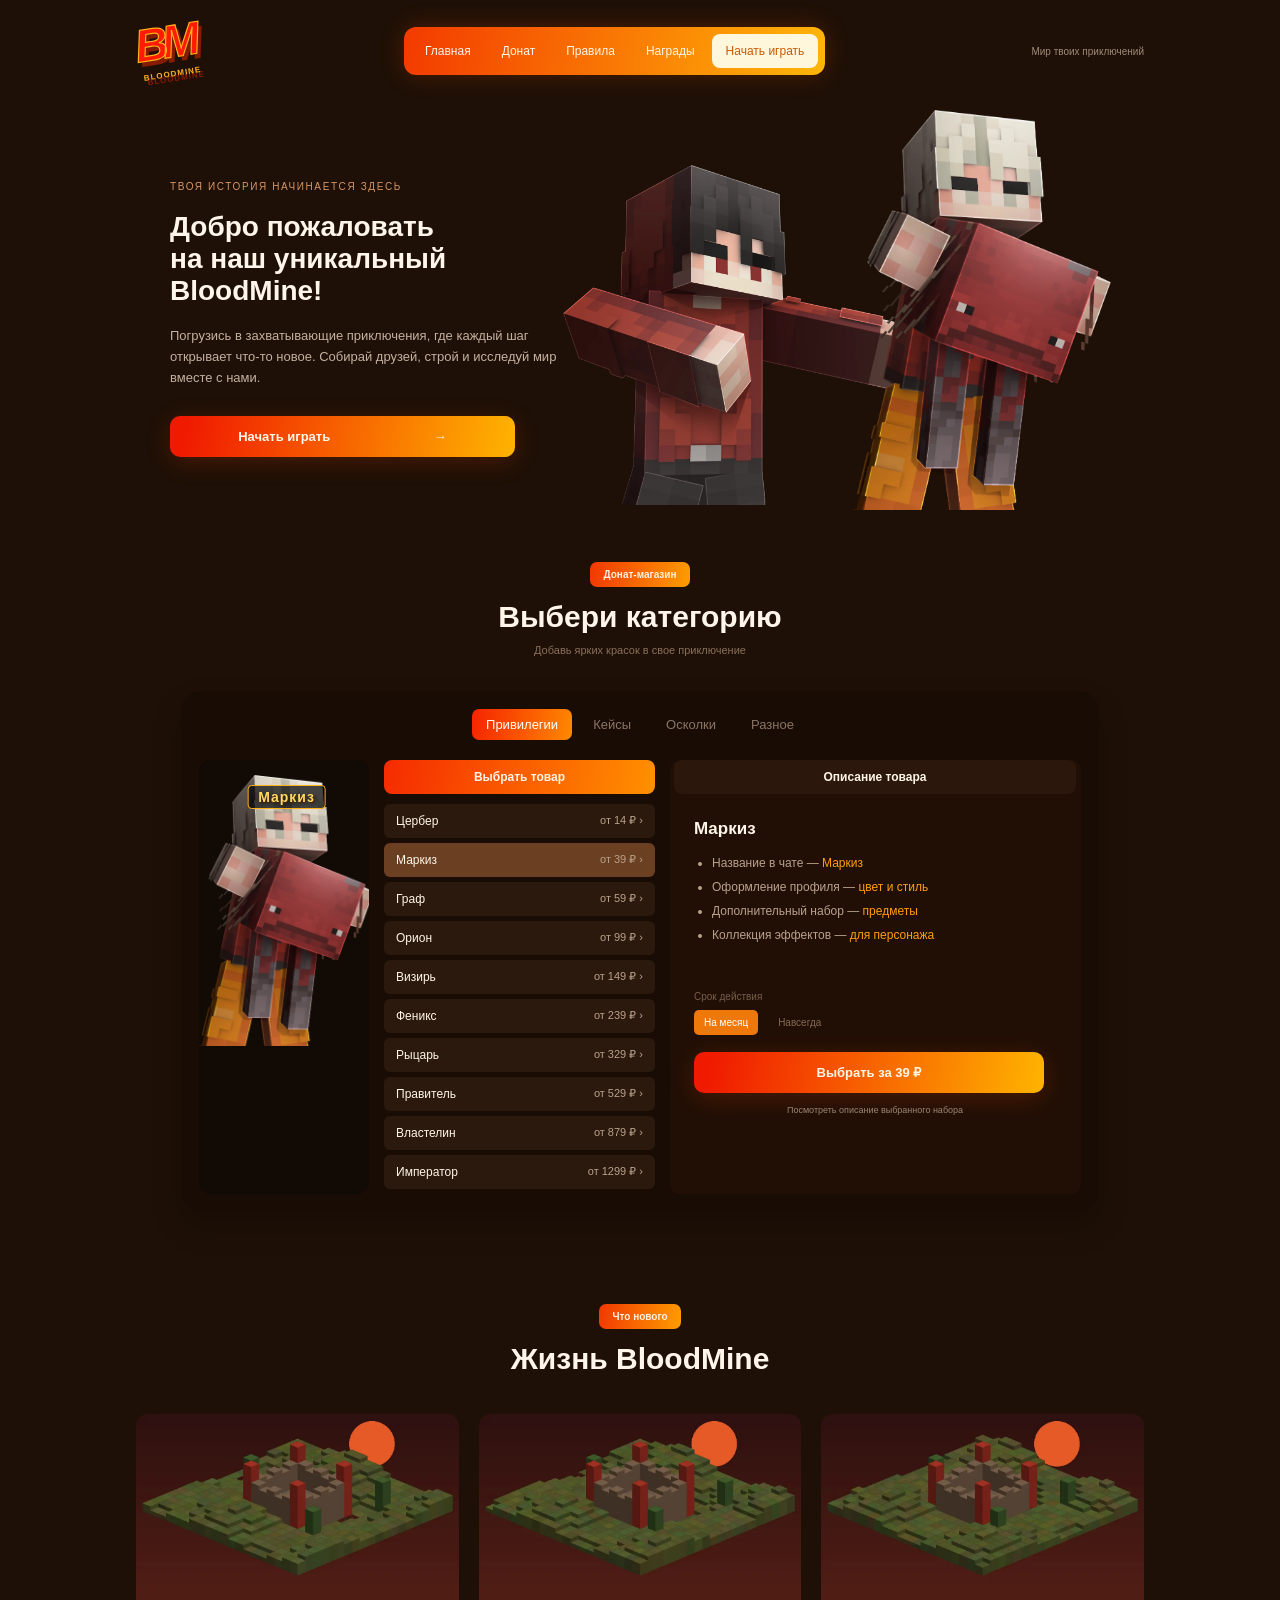
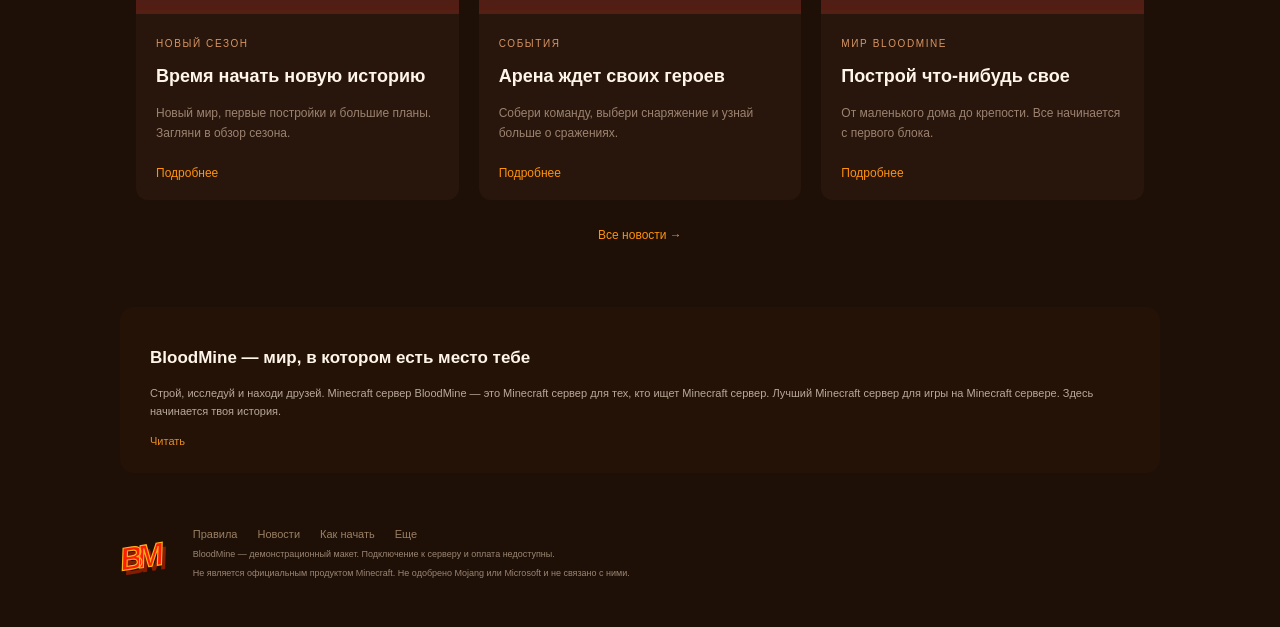
<file: index.html>
<!DOCTYPE html>
<html lang="ru">
<head>
  <meta charset="UTF-8">
  <title>BloodMine — Minecraft-сервер для друзей и приключений</title>
  <meta name="description" content="Добро пожаловать на BloodMine! Строй, исследуй мир, находи друзей и выбирай привилегии в нашем донат-магазине. Начни свою историю прямо сейчас.">
  <meta name="keywords" content="minecraft, сервер, сервер майнкрафт, майнкрафт сервер, лучший сервер, донат, minecraft сервер">
  <link rel="stylesheet" href="assets/css/styles.css">
</head>
<body>
    <div class="header wrap">
      <a class="logo" href="index.html">BM<span>BLOODMINE</span></a>
      <div class="nav">
        <a href="index.html">Главная</a><a href="index.html#shop">Донат</a><a href="rules.html">Правила</a><a href="rewards.html">Награды</a>
        <a class="nav-light" href="how-to-play.html">Начать играть</a>
      </div>
      <div class="header-note">Мир твоих приключений</div>
    </div>

    <main>
      <div class="hero wrap">
        <div class="hero-copy"><span class="eyebrow">Твоя история начинается здесь</span><h1>Добро пожаловать<br>на наш уникальный<br><span>BloodMine!</span></h1>
        <p>Погрузись в захватывающие приключения, где каждый шаг открывает что-то новое. Собирай друзей, строй и исследуй мир вместе с нами.</p>
        <a class="orange hero-button" href="how-to-play.html">Начать играть <span>→</span></a></div>
        <div class="hero-players"><img width="610" height="340" alt="персонажи из игры" class="hero-back" src="assets/images/hero-secondary.webp"><img width="610" height="340" alt="персонаж из игры" class="hero-front" src="assets/images/player.webp"></div>
      </div>
      <div class="shop-section wrap" id="shop">
        <div class="section-title"><span class="pill">Донат-магазин</span><h2>Выбери категорию</h2><p>Добавь ярких красок в свое приключение</p></div>
        <div class="store">
          <div class="tabs"><div class="tab active" data-category="ranks" onclick="setCategory('ranks')">Привилегии</div><div class="tab" data-category="cases" onclick="setCategory('cases')">Кейсы</div><div class="tab" data-category="shards" onclick="setCategory('shards')">Осколки</div><div class="tab" data-category="other" onclick="setCategory('other')">Разное</div></div>
          <div class="store-body">
            <div class="store-preview">
              <div class="preview-container">
                <img width="175" height="175" loading="lazy" alt="персонаж из игры" id="preview-image" src="assets/images/player.webp">
                <div class="preview-nickname" id="preview-nickname">Маркиз</div>
  </div>
</div>
            <div class="product-column"><div class="column-heading">Выбрать товар</div><div id="product-list"></div></div>
            <div class="description-column"><div class="column-heading secondary">Описание товара</div><h4 id="product-name">Маркиз</h4><div id="product-description"></div><div class="term-label">Срок действия</div><div class="terms"><span class="selected" onclick="setTerm(this,'На месяц')">На месяц</span><span onclick="setTerm(this,'Навсегда')">Навсегда</span></div><button id="choose-product" class="orange" onclick="selectProduct()">Выбрать за 39 ₽</button><p class="fineprint">Посмотреть описание выбранного набора</p></div>
          </div>
        </div>
      </div>
      <div class="wrap news-section"><div class="section-title"><span class="pill">Что нового</span><h2>Жизнь BloodMine</h2></div><div class="news-grid">
          <div class="news-card"><img width="400" height="225" loading="lazy" alt="полегон из игры" src="assets/images/season.webp"><div class="news-copy"><span class="eyebrow">Новый сезон</span><h4>Время начать новую историю</h4><p>Новый мир, первые постройки и большие планы. Загляни в обзор сезона.</p><a href="article.html">Подробнее</a></div></div>
          <div class="news-card"><img width="400" height="225" loading="lazy" alt="полегон из игры" src="assets/images/arena.webp"><div class="news-copy"><span class="eyebrow">События</span><h4>Арена ждет своих героев</h4><p>Собери команду, выбери снаряжение и узнай больше о сражениях.</p><a href="article-arena.html">Подробнее</a></div></div>
          <div class="news-card"><img width="400" height="225" loading="lazy" alt="полегон из игры" src="assets/images/world.webp"><div class="news-copy"><span class="eyebrow">Мир BloodMine</span><h4>Построй что-нибудь свое</h4><p>От маленького дома до крепости. Все начинается с первого блока.</p><a href="article-build.html">Подробнее</a></div></div>
        </div><a class="text-link" href="news.html">Все новости →</a></div>
      <div class="wrap about"><h4>BloodMine — мир, в котором есть место тебе</h4><p>Строй, исследуй и находи друзей. Minecraft сервер BloodMine — это Minecraft сервер для тех, кто ищет Minecraft сервер. Лучший Minecraft сервер для игры на Minecraft сервере. Здесь начинается твоя история.</p><a href="rules.html">Читать</a></div>
    </main>

    <div class="footer wrap">
      <a class="logo small-logo" href="index.html">BM</a>
      <div><div class="footer-links"><a href="rules.html">Правила</a><a href="news.html">Новости</a><a href="how-to-play.html">Как начать</a><a href="news.html">Еще</a></div>
      <p>BloodMine — демонстрационный макет. Подключение к серверу и оплата недоступны.</p>
      <p>Не является официальным продуктом Minecraft. Не одобрено Mojang или Microsoft и не связано с ними.</p></div>
    </div>
    <div class="overlay" id="dialog"><div class="modal"><div class="modal-close" onclick="closeDialog()">×</div><div class="pill">BloodMine</div><h2 id="dialog-title">Информация</h2><p id="dialog-text"></p><button class="orange" onclick="closeDialog()">Понятно</button></div></div>
    <div class="toast" id="toast"></div>
    <script src="assets/js/app.js"></script>
</body>
</html>
</file>
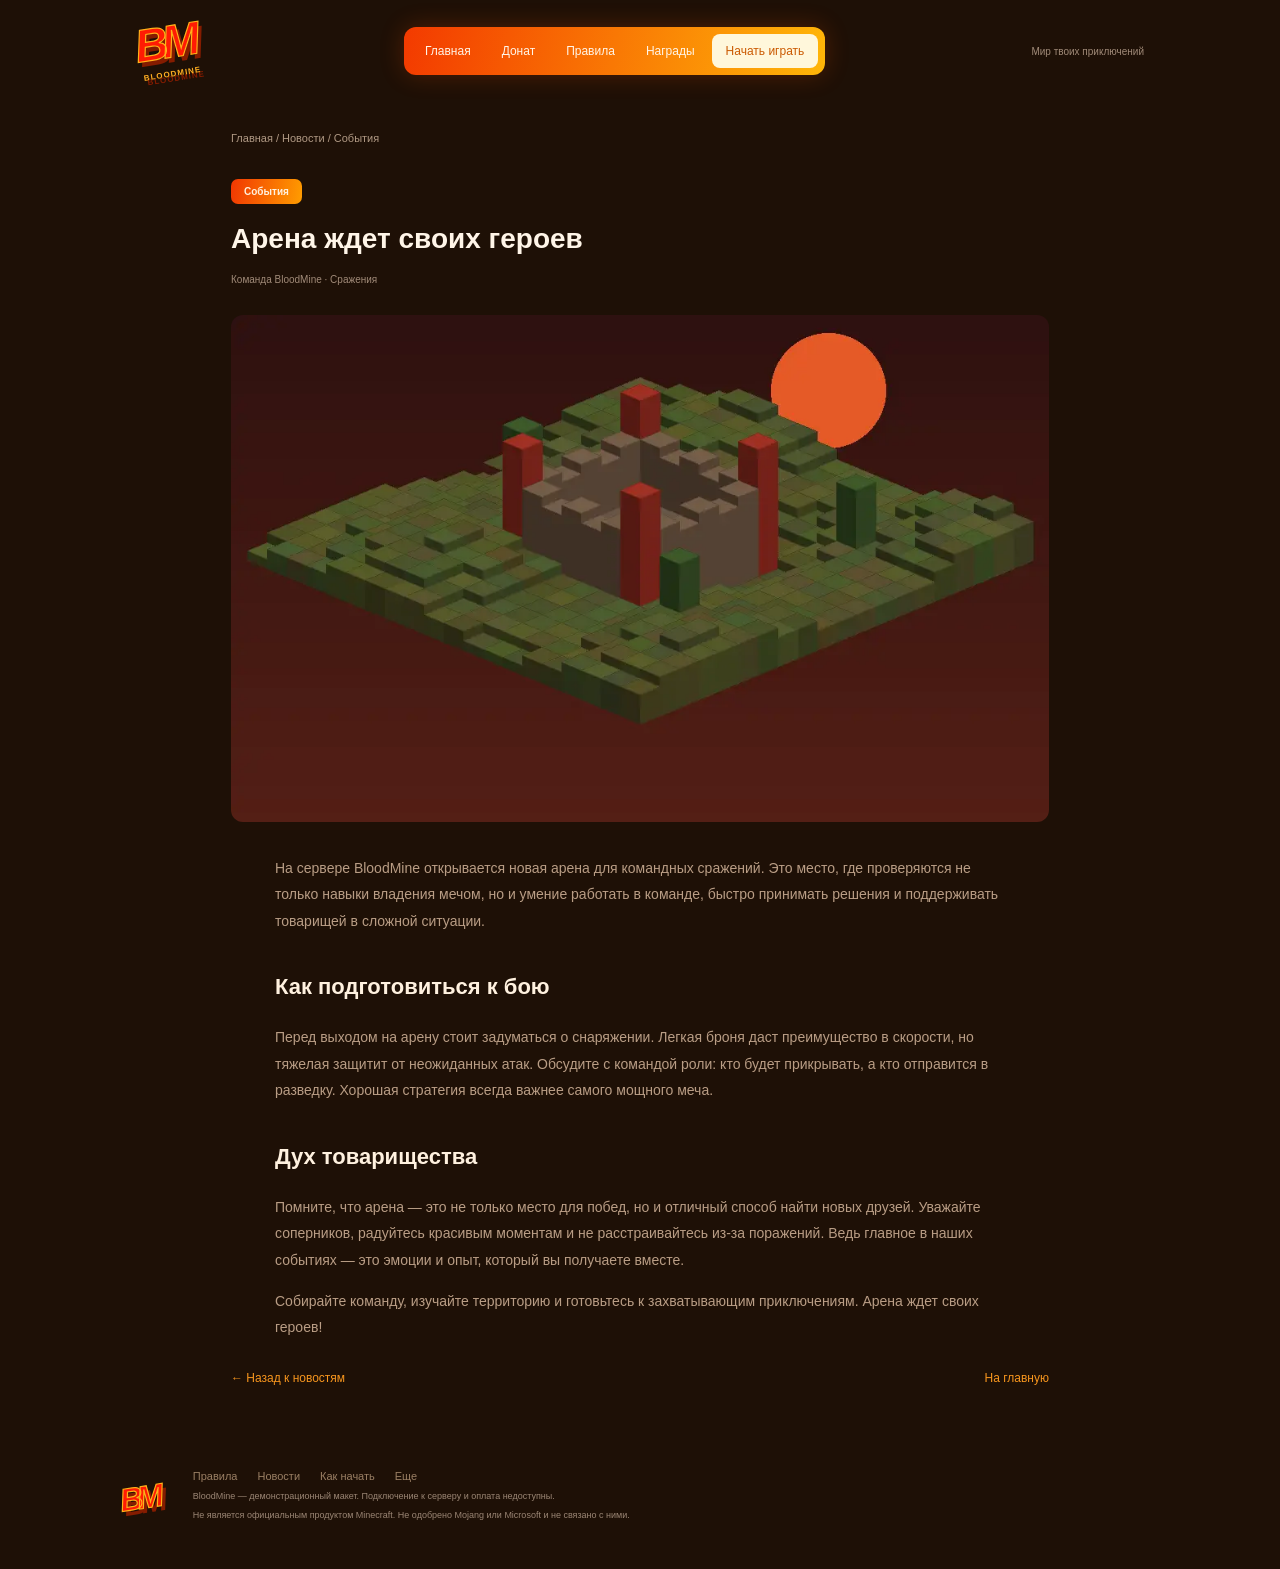
<file: article-arena.html>
<!DOCTYPE html>
<html lang="ru">
<head>
  <meta charset="UTF-8">
  <title>Арена ждет своих героев — BloodMine</title>
  <meta name="description" content="События на BloodMine: как собрать команду, выбрать снаряжение и подготовиться к сражениям на новой арене.">
  <link rel="stylesheet" href="assets/css/styles.css">
</head>
<body>
    <div class="header wrap">
      <a class="logo" href="index.html">BM<span>BLOODMINE</span></a>
      <div class="nav">
        <a href="index.html">Главная</a><a href="index.html#shop">Донат</a><a href="rules.html">Правила</a><a href="rewards.html">Награды</a>
        <a class="nav-light" href="how-to-play.html">Начать играть</a>
      </div>
      <div class="header-note">Мир твоих приключений</div>
    </div>

    <main>
      <div class="wrap article-page">
          <div class="breadcrumbs"><a href="index.html">Главная</a> / <a href="news.html">Новости</a> / События</div>
          <span class="pill">События</span>
          <h1>Арена ждет своих героев</h1>
          <p class="article-meta">Команда BloodMine · Сражения</p>
          
          <img width="850" height="480" class="article-cover" src="assets/images/arena.webp" alt="Арена BloodMine">
          
          <div class="article-body">
              <p>На сервере BloodMine открывается новая арена для командных сражений. Это место, где проверяются не только навыки владения мечом, но и умение работать в команде, быстро принимать решения и поддерживать товарищей в сложной ситуации.</p>
              
              <h4>Как подготовиться к бою</h4>
              <p>Перед выходом на арену стоит задуматься о снаряжении. Легкая броня даст преимущество в скорости, но тяжелая защитит от неожиданных атак. Обсудите с командой роли: кто будет прикрывать, а кто отправится в разведку. Хорошая стратегия всегда важнее самого мощного меча.</p>
              
              <h4>Дух товарищества</h4>
              <p>Помните, что арена — это не только место для побед, но и отличный способ найти новых друзей. Уважайте соперников, радуйтесь красивым моментам и не расстраивайтесь из-за поражений. Ведь главное в наших событиях — это эмоции и опыт, который вы получаете вместе.</p>
              
              <p>Собирайте команду, изучайте территорию и готовьтесь к захватывающим приключениям. Арена ждет своих героев!</p>
          </div>
          
          <div class="article-bottom">
              <a href="news.html">← Назад к новостям</a>
              <a href="index.html">На главную</a>
          </div>
      </div>
    </main>

    <div class="footer wrap">
      <a class="logo small-logo" href="index.html">BM</a>
      <div><div class="footer-links"><a href="rules.html">Правила</a><a href="news.html">Новости</a><a href="how-to-play.html">Как начать</a><a href="news.html">Еще</a></div>
      <p>BloodMine — демонстрационный макет. Подключение к серверу и оплата недоступны.</p>
      <p>Не является официальным продуктом Minecraft. Не одобрено Mojang или Microsoft и не связано с ними.</p></div>
    </div>
</body>
</html>
</file>
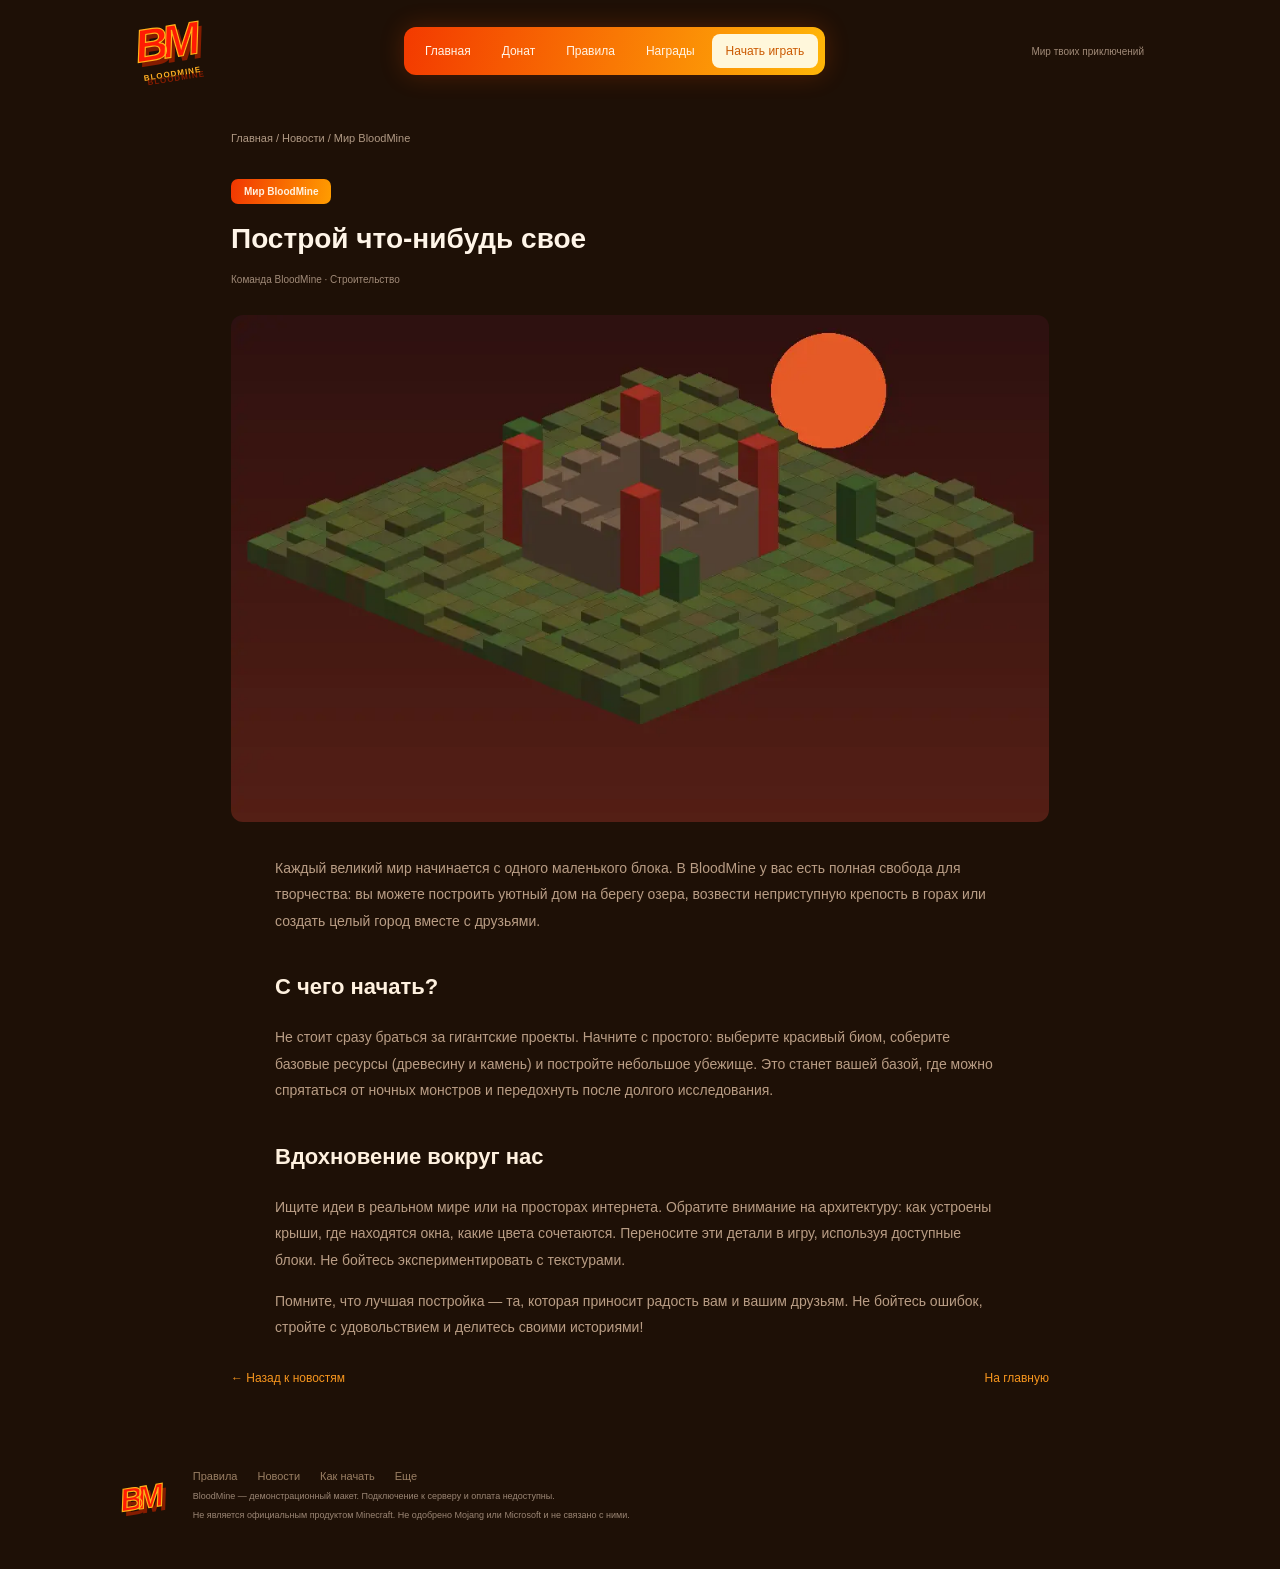
<file: article-build.html>
<!DOCTYPE html>
<html lang="ru">
<head>
  <meta charset="UTF-8">
  <title>Построй что-нибудь свое — BloodMine</title>
  <meta name="description" content="Мир BloodMine: от маленького уютного дома до огромной крепости. Советы по строительству и поиску вдохновения для игроков.">
  <link rel="stylesheet" href="assets/css/styles.css">
</head>
<body>
    <div class="header wrap">
      <a class="logo" href="index.html">BM<span>BLOODMINE</span></a>
      <div class="nav">
        <a href="index.html">Главная</a><a href="index.html#shop">Донат</a><a href="rules.html">Правила</a><a href="rewards.html">Награды</a>
        <a class="nav-light" href="how-to-play.html">Начать играть</a>
      </div>
      <div class="header-note">Мир твоих приключений</div>
    </div>

    <main>
      <div class="wrap article-page">
          <div class="breadcrumbs"><a href="index.html">Главная</a> / <a href="news.html">Новости</a> / Мир BloodMine</div>
          <span class="pill">Мир BloodMine</span>
          <h1>Построй что-нибудь свое</h1>
          <p class="article-meta">Команда BloodMine · Строительство</p>
          
          <img width="850" height="480" class="article-cover" src="assets/images/world.webp" alt="Постройки в мире BloodMine">
          
          <div class="article-body">
              <p>Каждый великий мир начинается с одного маленького блока. В BloodMine у вас есть полная свобода для творчества: вы можете построить уютный дом на берегу озера, возвести неприступную крепость в горах или создать целый город вместе с друзьями.</p>
              
              <h4>С чего начать?</h4>
              <p>Не стоит сразу браться за гигантские проекты. Начните с простого: выберите красивый биом, соберите базовые ресурсы (древесину и камень) и постройте небольшое убежище. Это станет вашей базой, где можно спрятаться от ночных монстров и передохнуть после долгого исследования.</p>
              
              <h4>Вдохновение вокруг нас</h4>
              <p>Ищите идеи в реальном мире или на просторах интернета. Обратите внимание на архитектуру: как устроены крыши, где находятся окна, какие цвета сочетаются. Переносите эти детали в игру, используя доступные блоки. Не бойтесь экспериментировать с текстурами.</p>
              
              <p>Помните, что лучшая постройка — та, которая приносит радость вам и вашим друзьям. Не бойтесь ошибок, стройте с удовольствием и делитесь своими историями!</p>
          </div>
          
          <div class="article-bottom">
              <a href="news.html">← Назад к новостям</a>
              <a href="index.html">На главную</a>
          </div>
      </div>
    </main>

    <div class="footer wrap">
      <a class="logo small-logo" href="index.html">BM</a>
      <div><div class="footer-links"><a href="rules.html">Правила</a><a href="news.html">Новости</a><a href="how-to-play.html">Как начать</a><a href="news.html">Еще</a></div>
      <p>BloodMine — демонстрационный макет. Подключение к серверу и оплата недоступны.</p>
      <p>Не является официальным продуктом Minecraft. Не одобрено Mojang или Microsoft и не связано с ними.</p></div>
    </div>
</body>
</html>
</file>
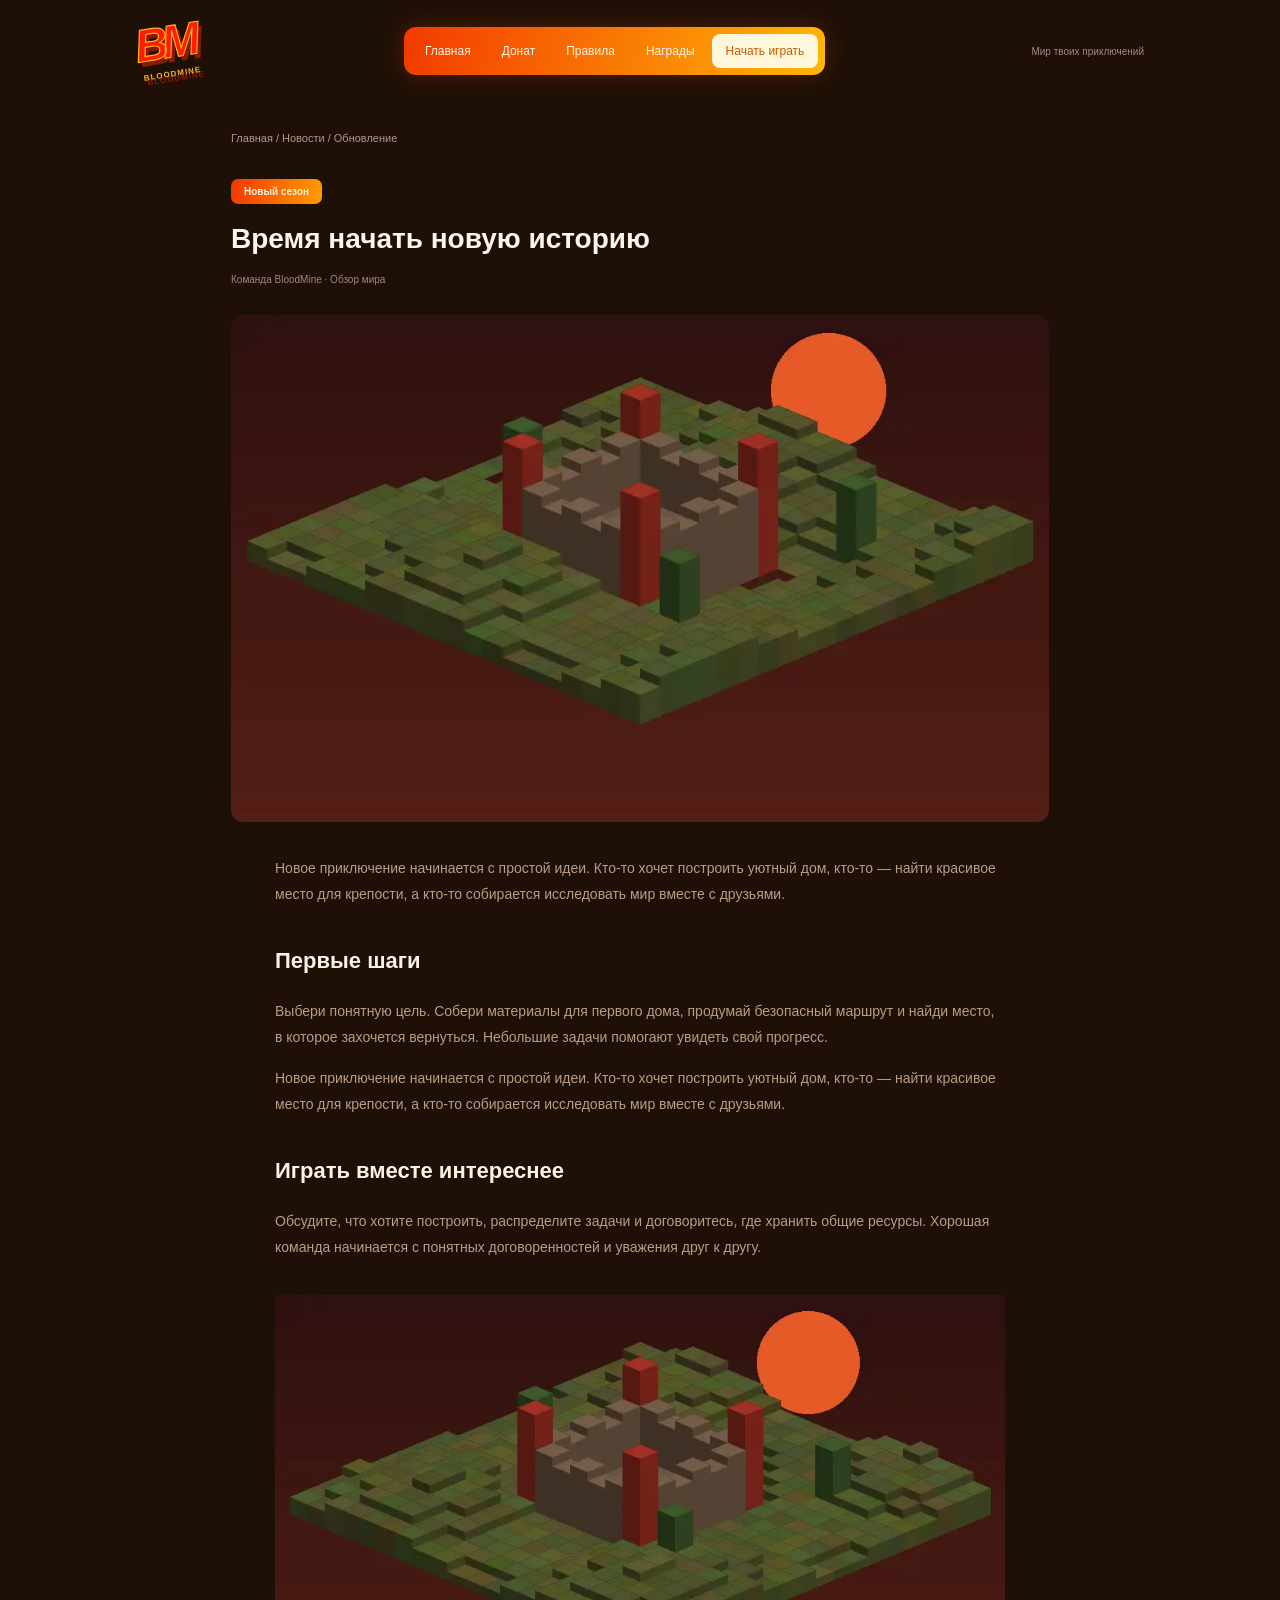
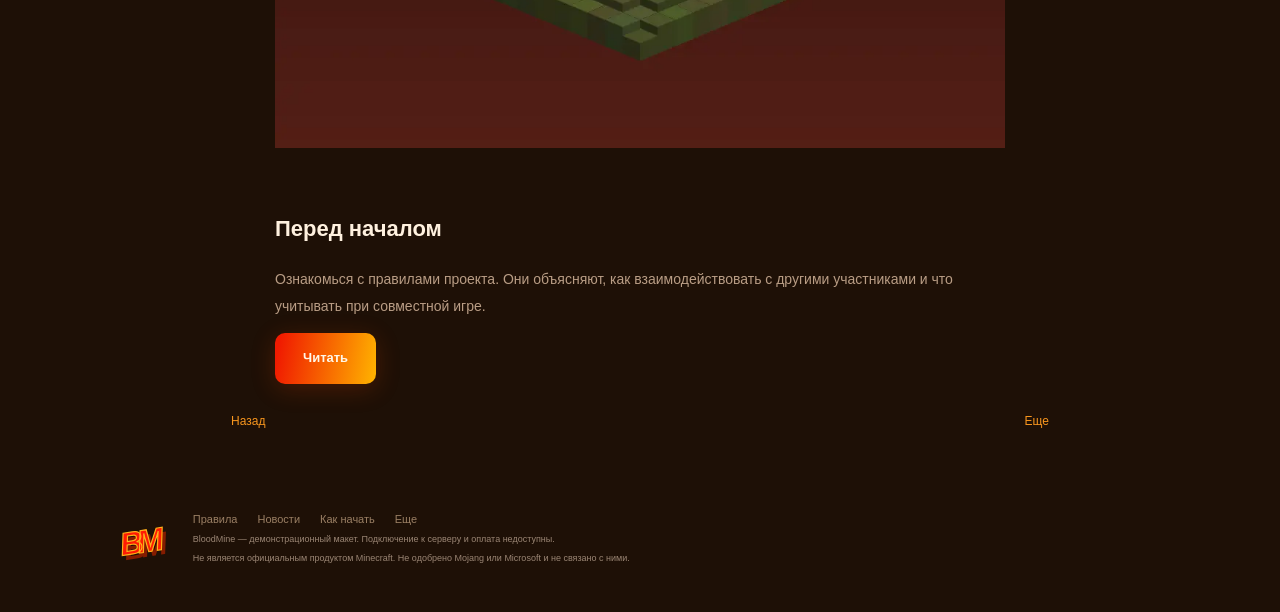
<file: article.html>
<!DOCTYPE html>
<html lang="ru">
<head>
  <meta charset="UTF-8">
  <title>Время начать новую историю — BloodMine</title>
  <meta name="description" content="Обзор нового сезона на сервере BloodMine. Первые шаги, строительство дома и советы для комфортной игры вместе с друзьями.">
  <meta name="keywords" content="minecraft, сервер, сервер майнкрафт, майнкрафт сервер, лучший сервер, донат, minecraft сервер">
  <link rel="stylesheet" href="assets/css/styles.css">
</head>
<body>
    <div class="header wrap">
      <a class="logo" href="index.html">BM<span>BLOODMINE</span></a>
      <div class="nav">
        <a href="index.html">Главная</a><a href="index.html#shop">Донат</a><a href="rules.html">Правила</a><a href="rewards.html">Награды</a>
        <a class="nav-light" href="how-to-play.html">Начать играть</a>
      </div>
      <div class="header-note">Мир твоих приключений</div>
    </div>

    <main>
      <div class="wrap article-page"><div class="breadcrumbs"><a href="index.html">Главная</a> / <a href="news.html">Новости</a> / Обновление</div><span class="pill">Новый сезон</span><h1>Время начать новую историю</h1><p class="article-meta">Команда BloodMine · Обзор мира</p><img width="850" height="480" alt="полегон из игры" class="article-cover" src="assets/images/season.webp"><div class="article-body"><p>Новое приключение начинается с простой идеи. Кто-то хочет построить уютный дом, кто-то — найти красивое место для крепости, а кто-то собирается исследовать мир вместе с друзьями.</p><h4>Первые шаги</h4><p>Выбери понятную цель. Собери материалы для первого дома, продумай безопасный маршрут и найди место, в которое захочется вернуться. Небольшие задачи помогают увидеть свой прогресс.</p><p>Новое приключение начинается с простой идеи. Кто-то хочет построить уютный дом, кто-то — найти красивое место для крепости, а кто-то собирается исследовать мир вместе с друзьями.</p><h4>Играть вместе интереснее</h4><p>Обсудите, что хотите построить, распределите задачи и договоритесь, где хранить общие ресурсы. Хорошая команда начинается с понятных договоренностей и уважения друг к другу.</p><img width="730" height="410" alt="полегон из игры" src="assets/images/world.webp"><h4>Перед началом</h4><p>Ознакомься с правилами проекта. Они объясняют, как взаимодействовать с другими участниками и что учитывать при совместной игре.</p><a class="orange" href="rules.html">Читать</a></div><div class="article-bottom"><a href="news.html">Назад</a><a href="index.html#shop">Еще</a></div></div>
    </main>

    <div class="footer wrap">
      <a class="logo small-logo" href="index.html">BM</a>
      <div><div class="footer-links"><a href="rules.html">Правила</a><a href="news.html">Новости</a><a href="how-to-play.html">Как начать</a><a href="news.html">Еще</a></div>
      <p>BloodMine — демонстрационный макет. Подключение к серверу и оплата недоступны.</p>
      <p>Не является официальным продуктом Minecraft. Не одобрено Mojang или Microsoft и не связано с ними.</p></div>
    </div>
    <div class="overlay" id="dialog"><div class="modal"><div class="modal-close" onclick="closeDialog()">×</div><div class="pill">BloodMine</div><h2 id="dialog-title">Информация</h2><p id="dialog-text"></p><button class="orange" onclick="closeDialog()">Понятно</button></div></div>
    <div class="toast" id="toast"></div>
    <script src="assets/js/app.js"></script>
</body>
</html>
</file>
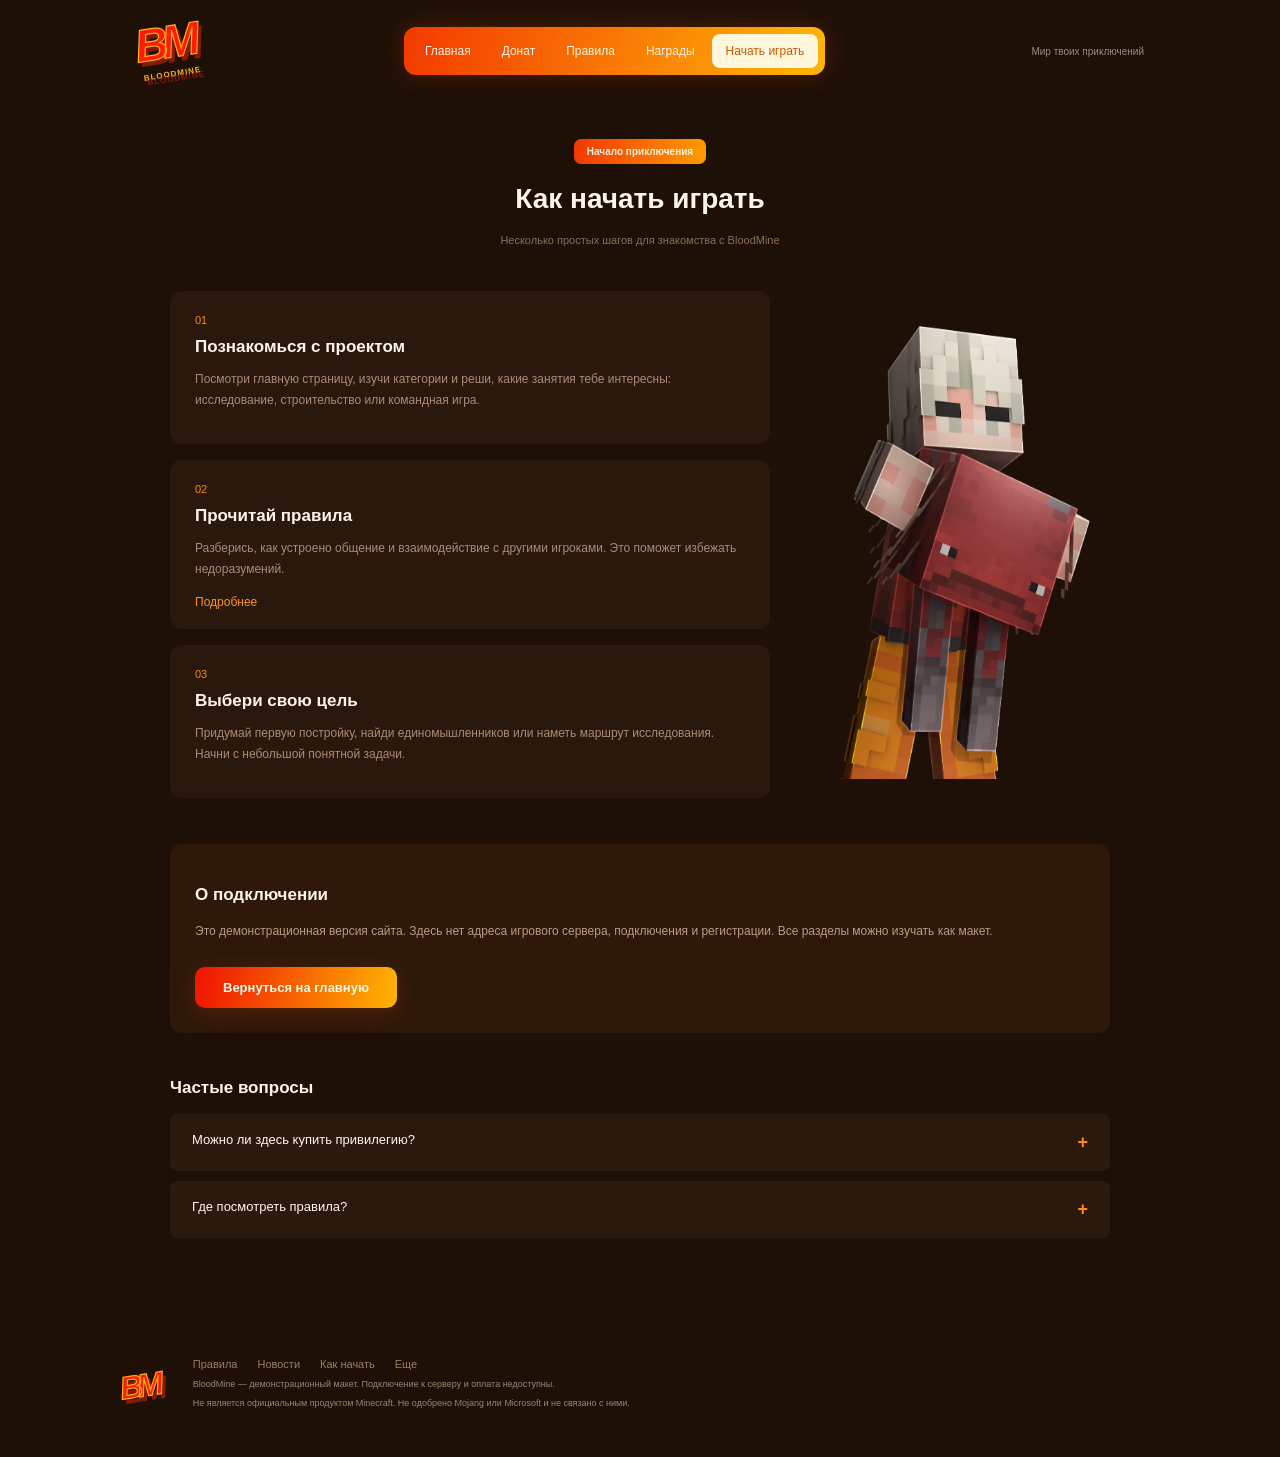
<file: how-to-play.html>
<!DOCTYPE html>
<html lang="ru">
<head>
  <meta charset="UTF-8">
  <title>Как начать играть — BloodMine</title>
  <meta name="description" content="Пошаговое руководство для новичков. Узнай, как познакомиться с проектом, прочитать правила и выбрать свою первую цель на сервере.">
  <meta name="keywords" content="minecraft, сервер, сервер майнкрафт, майнкрафт сервер, лучший сервер, донат, minecraft сервер">
  <link rel="stylesheet" href="assets/css/styles.css">
</head>
<body>
    <div class="header wrap">
      <a class="logo" href="index.html">BM<span>BLOODMINE</span></a>
      <div class="nav">
        <a href="index.html">Главная</a><a href="index.html#shop">Донат</a><a href="rules.html">Правила</a><a href="rewards.html">Награды</a>
        <a class="nav-light" href="how-to-play.html">Начать играть</a>
      </div>
      <div class="header-note">Мир твоих приключений</div>
    </div>

    <main>
      <div class="wrap inner-page"><div class="section-title"><span class="pill">Начало приключения</span><h1>Как начать играть</h1><p>Несколько простых шагов для знакомства с BloodMine</p></div>
      <div class="guide-layout"><div class="guide-steps"><div class="guide-step"><span>01</span><h4>Познакомься с проектом</h4><p>Посмотри главную страницу, изучи категории и реши, какие занятия тебе интересны: исследование, строительство или командная игра.</p></div><div class="guide-step"><span>02</span><h4>Прочитай правила</h4><p>Разберись, как устроено общение и взаимодействие с другими игроками. Это поможет избежать недоразумений.</p><a href="rules.html">Подробнее</a></div><div class="guide-step"><span>03</span><h4>Выбери свою цель</h4><p>Придумай первую постройку, найди единомышленников или наметь маршрут исследования. Начни с небольшой понятной задачи.</p></div></div><img width="250" height="375" alt="персонаж из игры" class="guide-player" src="assets/images/player.webp"></div>
      <div class="guide-note"><h4>О подключении</h4><p>Это демонстрационная версия сайта. Здесь нет адреса игрового сервера, подключения и регистрации. Все разделы можно изучать как макет.</p><a class="orange" href="index.html">Вернуться на главную</a></div>
      <div class="faq"><h4>Частые вопросы</h4><div class="rule"><div class="rule-heading" onclick="toggleRule(this)">Можно ли здесь купить привилегию?<b>+</b></div><div class="rule-content">Нет. Каталог показывает пример выбора товара. Платежи и выдача игровых предметов не подключены.</div></div><div class="rule"><div class="rule-heading" onclick="toggleRule(this)">Где посмотреть правила?<b>+</b></div><div class="rule-content">Открой раздел «Правила» в верхнем меню. Каждый пункт можно раскрыть отдельно.</div></div></div></div>
    </main>

    <div class="footer wrap">
      <a class="logo small-logo" href="index.html">BM</a>
      <div><div class="footer-links"><a href="rules.html">Правила</a><a href="news.html">Новости</a><a href="how-to-play.html">Как начать</a><a href="news.html">Еще</a></div>
      <p>BloodMine — демонстрационный макет. Подключение к серверу и оплата недоступны.</p>
      <p>Не является официальным продуктом Minecraft. Не одобрено Mojang или Microsoft и не связано с ними.</p></div>
    </div>
    <div class="overlay" id="dialog"><div class="modal"><div class="modal-close" onclick="closeDialog()">×</div><div class="pill">BloodMine</div><h2 id="dialog-title">Информация</h2><p id="dialog-text"></p><button class="orange" onclick="closeDialog()">Понятно</button></div></div>
    <div class="toast" id="toast"></div>
    <script src="assets/js/app.js"></script>
</body>
</html>
</file>
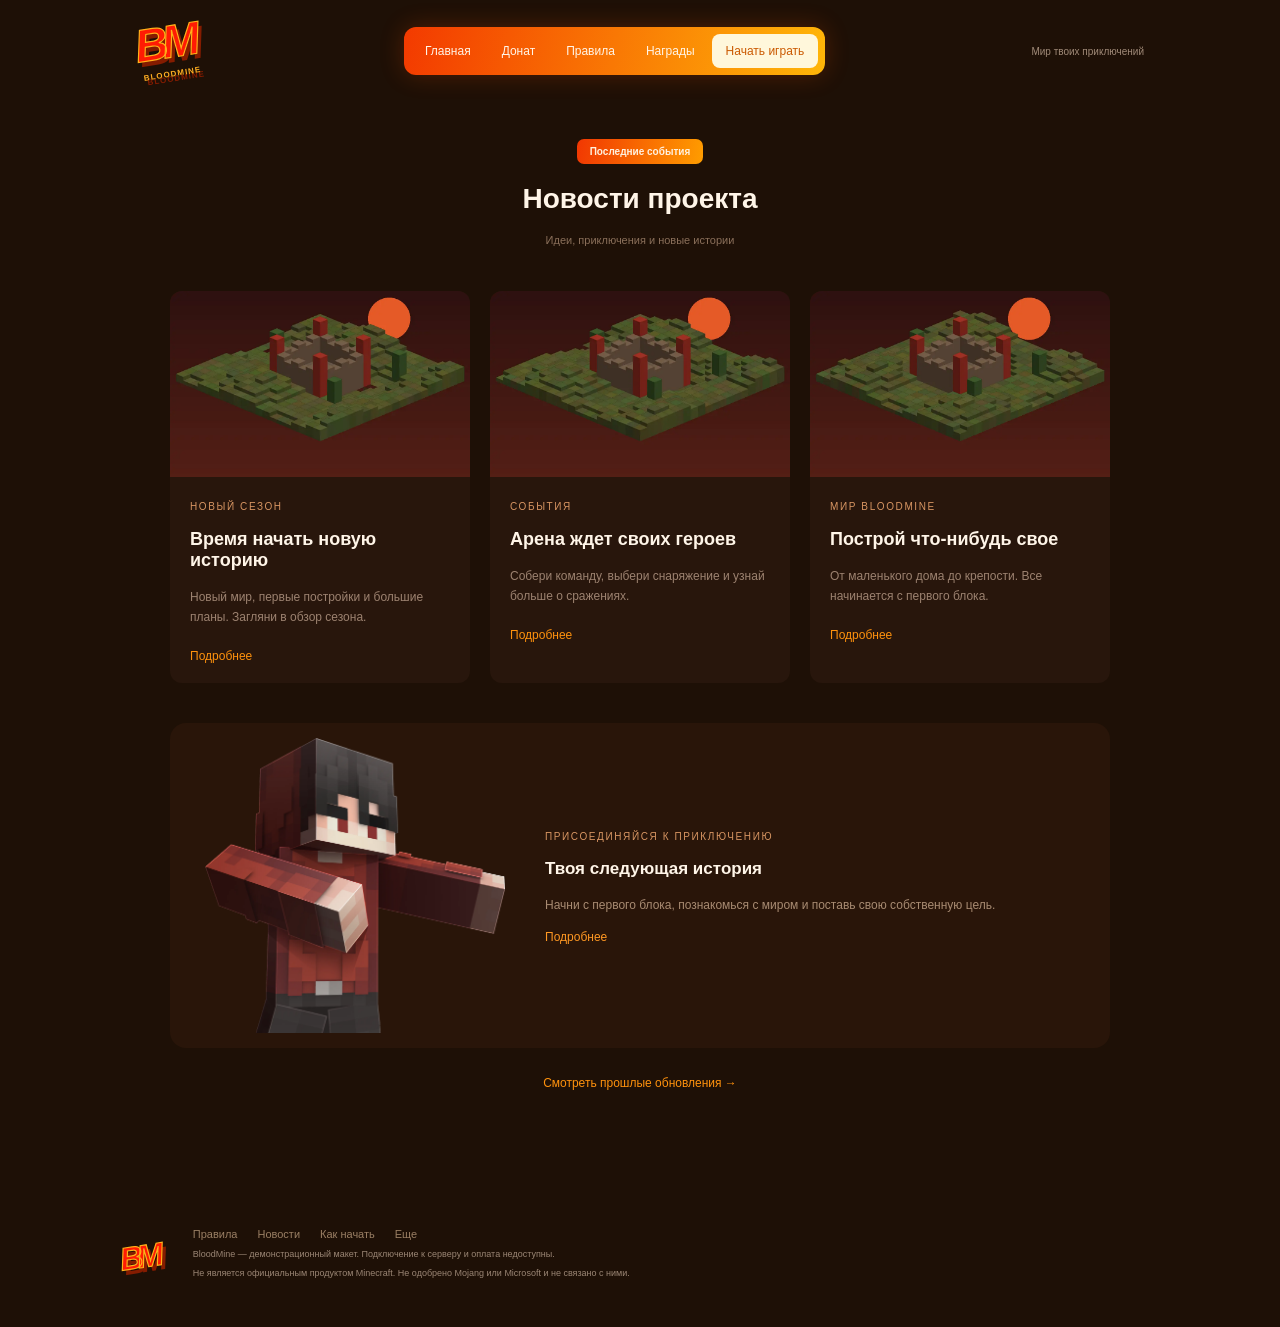
<file: news.html>
<!DOCTYPE html>
<html lang="ru">
<head>
  <meta charset="UTF-8">
  <title>Новости проекта — BloodMine</title>
  <meta name="description" content="Последние события, обновления и новости Minecraft-сервера BloodMine. Узнай о новых сезонах, аренах и постройках нашего мира.">
  <meta name="keywords" content="minecraft, сервер, сервер майнкрафт, майнкрафт сервер, лучший сервер, донат, minecraft сервер">
  <link rel="stylesheet" href="assets/css/styles.css">
</head>
<body>
    <div class="header wrap">
      <a class="logo" href="index.html">BM<span>BLOODMINE</span></a>
      <div class="nav">
        <a href="index.html">Главная</a><a href="index.html#shop">Донат</a><a href="rules.html">Правила</a><a href="rewards.html">Награды</a>
        <a class="nav-light" href="how-to-play.html">Начать играть</a>
      </div>
      <div class="header-note">Мир твоих приключений</div>
    </div>

    <main>
      <div class="wrap inner-page"><div class="section-title"><span class="pill">Последние события</span><h1>Новости проекта</h1><p>Идеи, приключения и новые истории</p></div><div class="news-grid">
          <div class="news-card"><img width="400" height="225" loading="lazy" alt="небольшой полегон из игры" src="assets/images/season.webp"><div class="news-copy"><span class="eyebrow">Новый сезон</span><h4>Время начать новую историю</h4><p>Новый мир, первые постройки и большие планы. Загляни в обзор сезона.</p><a href="article.html">Подробнее</a></div></div>
          <div class="news-card"><img width="400" height="225" loading="lazy" alt="небольшой полегон из игры" src="assets/images/arena.webp"><div class="news-copy"><span class="eyebrow">События</span><h4>Арена ждет своих героев</h4><p>Собери команду, выбери снаряжение и узнай больше о сражениях.</p><a href="article-arena.html">Подробнее</a></div></div>
          <div class="news-card"><img width="400" height="225" loading="lazy" alt="небольшой полегон из игры" src="assets/images/world.webp"><div class="news-copy"><span class="eyebrow">Мир BloodMine</span><h4>Построй что-нибудь свое</h4><p>От маленького дома до крепости. Все начинается с первого блока.</p><a href="article-build.html">Подробнее</a></div></div>
        </div><div class="news-wide"><img width="400" height="225" loading="lazy" alt="персонаж из игры" src="assets/images/hero-secondary.webp"><div><span class="eyebrow">Присоединяйся к приключению</span><h4>Твоя следующая история</h4><p>Начни с первого блока, познакомься с миром и поставь свою собственную цель.</p><a href="how-to-play.html">Подробнее</a></div></div><a class="text-link" href="index.html">Смотреть прошлые обновления →</a></div>
    </main>

    <div class="footer wrap">
      <a class="logo small-logo" href="index.html">BM</a>
      <div><div class="footer-links"><a href="rules.html">Правила</a><a href="news.html">Новости</a><a href="how-to-play.html">Как начать</a><a href="news.html">Еще</a></div>
      <p>BloodMine — демонстрационный макет. Подключение к серверу и оплата недоступны.</p>
      <p>Не является официальным продуктом Minecraft. Не одобрено Mojang или Microsoft и не связано с ними.</p></div>
    </div>
    <div class="overlay" id="dialog"><div class="modal"><div class="modal-close" onclick="closeDialog()">×</div><div class="pill">BloodMine</div><h2 id="dialog-title">Информация</h2><p id="dialog-text"></p><button class="orange" onclick="closeDialog()">Понятно</button></div></div>
    <div class="toast" id="toast"></div>
    <script src="assets/js/app.js"></script>
</body>
</html>
</file>
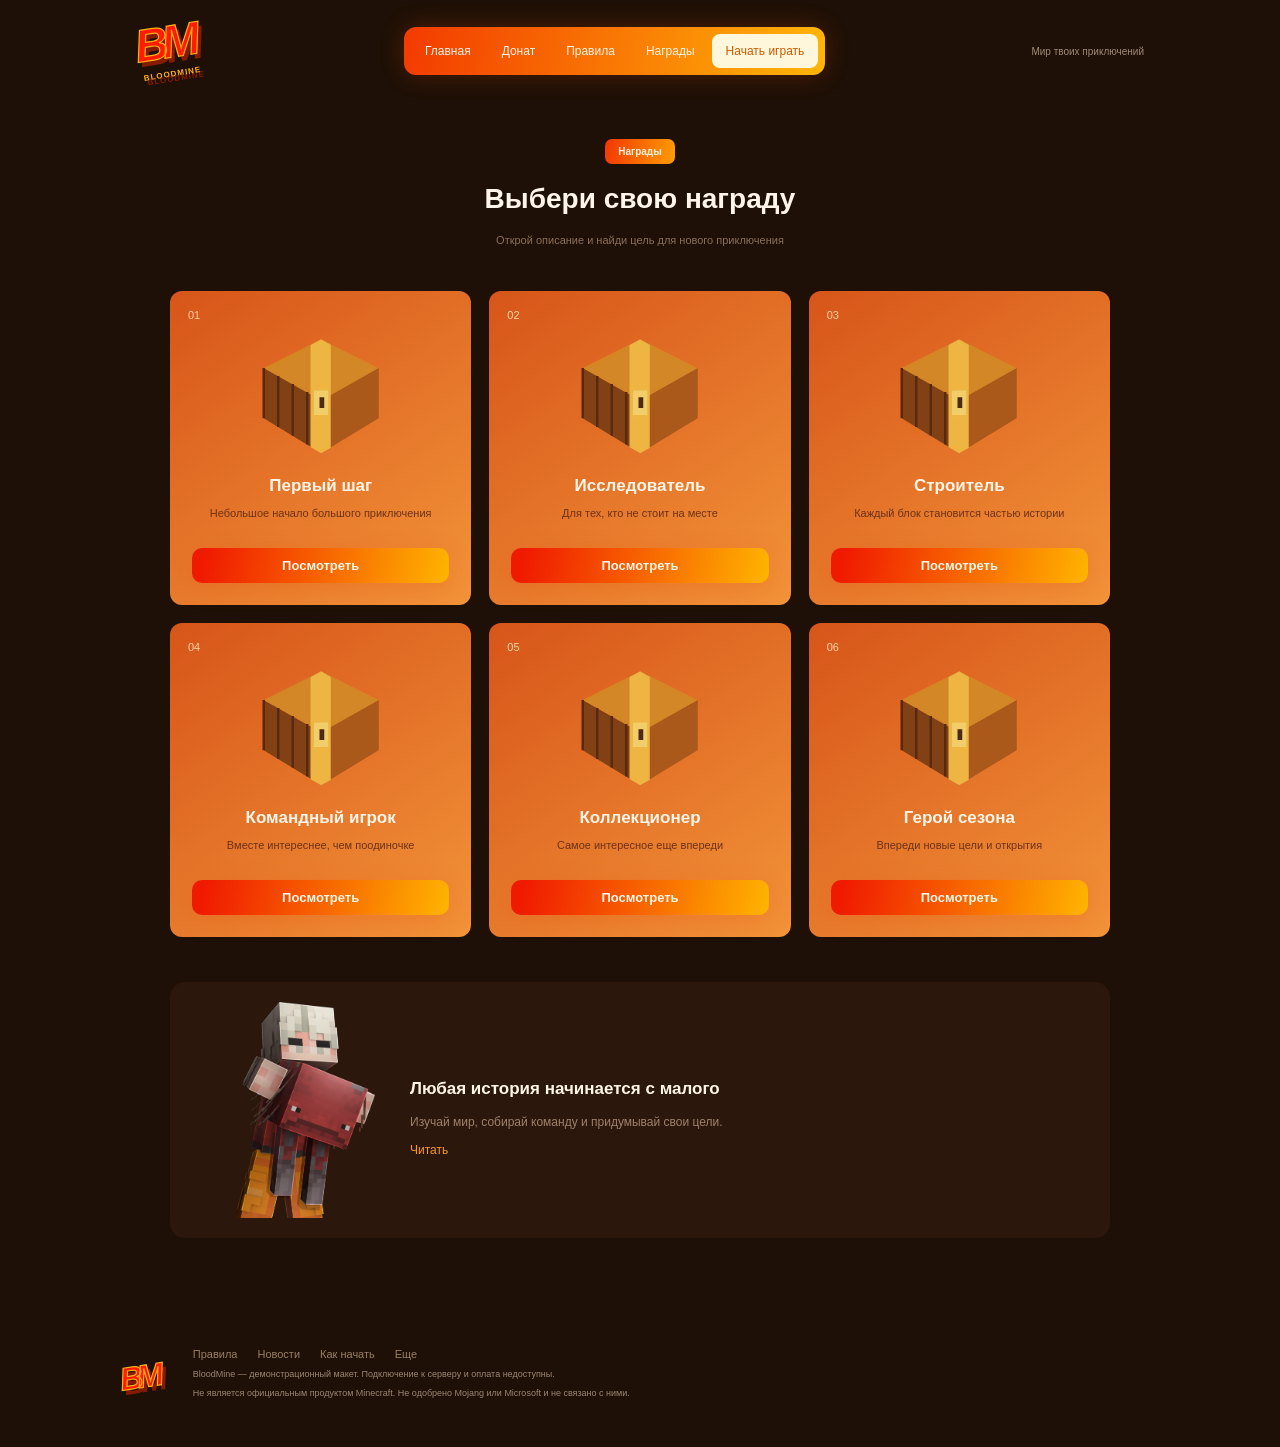
<file: rewards.html>
<!DOCTYPE html>
<html lang="ru">
<head>
  <meta charset="UTF-8">
  <title>Награды и коллекции — BloodMine</title>
  <meta name="description" content="Выбери свою награду на BloodMine. Открой описание коллекций и найди новую цель для своего приключения в Minecraft.">
  <meta name="keywords" content="minecraft, сервер, сервер майнкрафт, майнкрафт сервер, лучший сервер, донат, minecraft сервер">
  <link rel="stylesheet" href="assets/css/styles.css">
</head>
<body>
    <div class="header wrap">
      <a class="logo" href="index.html">BM<span>BLOODMINE</span></a>
      <div class="nav">
        <a href="index.html">Главная</a><a href="index.html#shop">Донат</a><a href="rules.html">Правила</a><a href="rewards.html">Награды</a>
        <a class="nav-light" href="how-to-play.html">Начать играть</a>
      </div>
      <div class="header-note">Мир твоих приключений</div>
    </div>

    <main>
      <div class="wrap inner-page"><div class="section-title"><span class="pill">Награды</span><h1>Выбери свою награду</h1><p>Открой описание и найди цель для нового приключения</p></div><div class="rewards-grid"><div class="reward-card"><span class="reward-number">01</span><img width="160" height="160" loading="lazy" alt="сундук с нагардой" src="assets/images/chest.webp"><h4>Первый шаг</h4><p>Небольшое начало большого приключения</p><button class="orange" onclick="showReward('Первый шаг')">Посмотреть</button></div>
      <div class="reward-card"><span class="reward-number">02</span><img width="160" height="160" loading="lazy" alt="сундук с нагардой" src="assets/images/chest.webp"><h4>Исследователь</h4><p>Для тех, кто не стоит на месте</p><button class="orange" onclick="showReward('Исследователь')">Посмотреть</button></div>
      <div class="reward-card"><span class="reward-number">03</span><img width="160" height="160" loading="lazy" alt="сундук с нагардой" src="assets/images/chest.webp"><h4>Строитель</h4><p>Каждый блок становится частью истории</p><button class="orange" onclick="showReward('Строитель')">Посмотреть</button></div>
      <div class="reward-card"><span class="reward-number">04</span><img width="160" height="160" loading="lazy" alt="сундук с нагардой" src="assets/images/chest.webp"><h4>Командный игрок</h4><p>Вместе интереснее, чем поодиночке</p><button class="orange" onclick="showReward('Командный игрок')">Посмотреть</button></div>
      <div class="reward-card"><span class="reward-number">05</span><img width="160" height="160" loading="lazy" alt="сундук с нагардой" src="assets/images/chest.webp"><h4>Коллекционер</h4><p>Самое интересное еще впереди</p><button class="orange" onclick="showReward('Коллекционер')">Посмотреть</button></div>
      <div class="reward-card"><span class="reward-number">06</span><img width="160" height="160" loading="lazy" alt="сундук с нагардой" src="assets/images/chest.webp"><h4>Герой сезона</h4><p>Впереди новые цели и открытия</p><button class="orange" onclick="showReward('Герой сезона')">Посмотреть</button></div></div><div class="reward-banner"><img width="140" height="140" loading="lazy" alt="сундук с нагардой" src="assets/images/player.webp"><div><h4>Любая история начинается с малого</h4><p>Изучай мир, собирай команду и придумывай свои цели.</p><a href="rules.html">Читать</a></div></div></div>
    </main>

    <div class="footer wrap">
      <a class="logo small-logo" href="index.html">BM</a>
      <div><div class="footer-links"><a href="rules.html">Правила</a><a href="news.html">Новости</a><a href="how-to-play.html">Как начать</a><a href="news.html">Еще</a></div>
      <p>BloodMine — демонстрационный макет. Подключение к серверу и оплата недоступны.</p>
      <p>Не является официальным продуктом Minecraft. Не одобрено Mojang или Microsoft и не связано с ними.</p></div>
    </div>
    <div class="overlay" id="dialog"><div class="modal"><div class="modal-close" onclick="closeDialog()">×</div><div class="pill">BloodMine</div><h2 id="dialog-title">Информация</h2><p id="dialog-text"></p><button class="orange" onclick="closeDialog()">Понятно</button></div></div>
    <div class="toast" id="toast"></div>
    <script src="assets/js/app.js"></script>
</body>
</html>
</file>
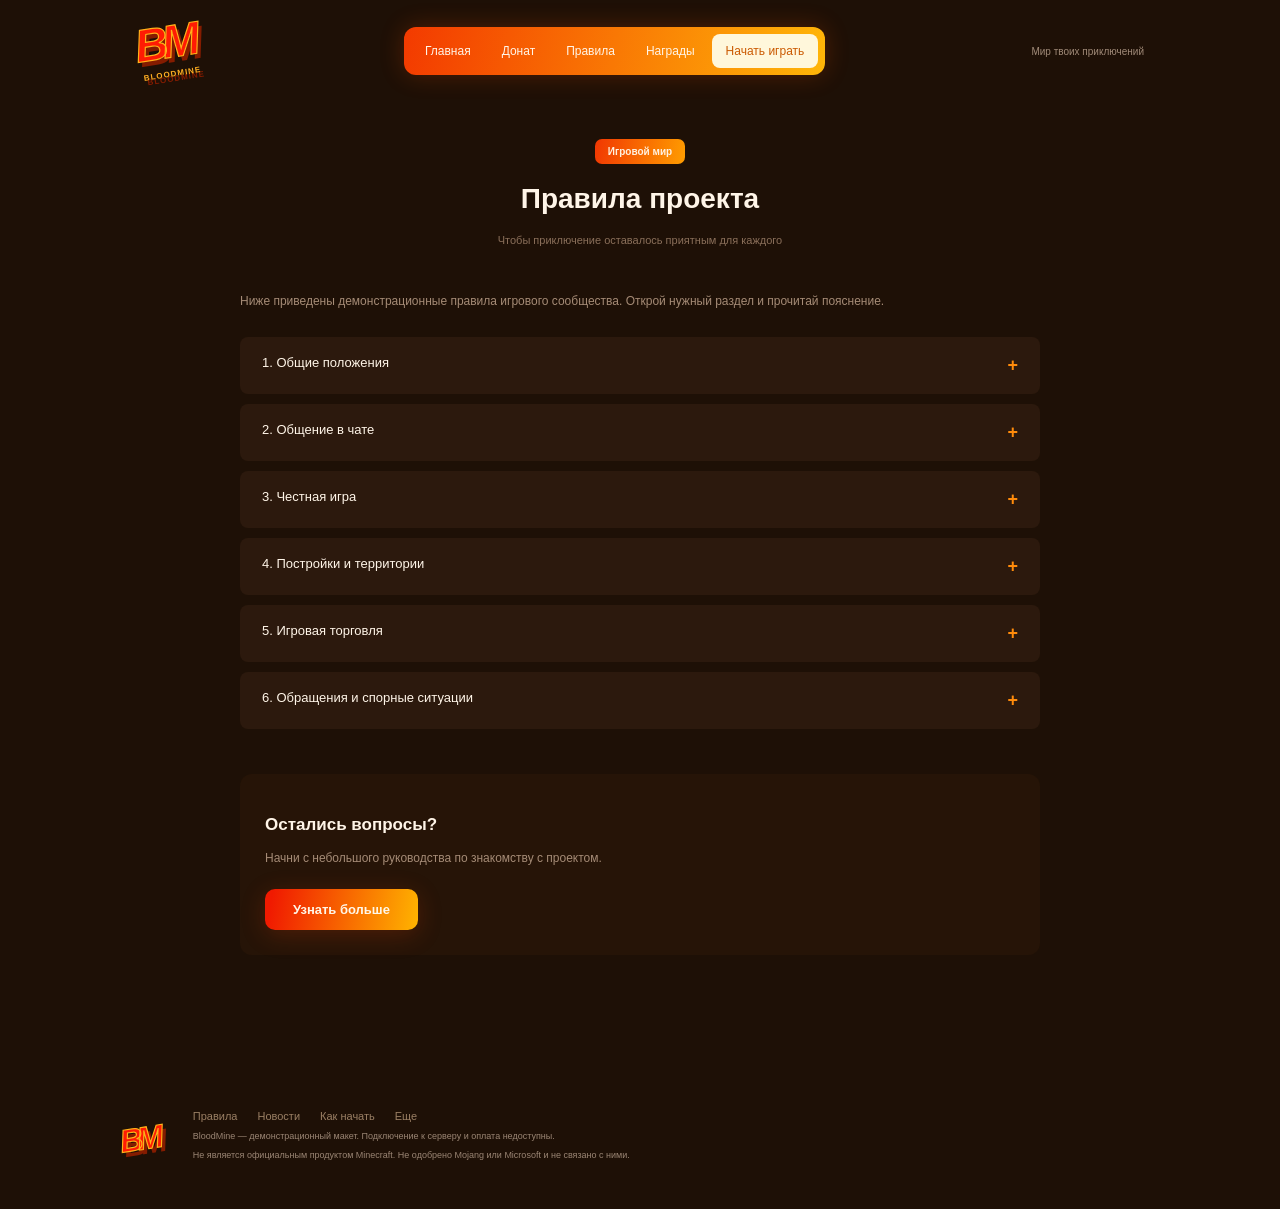
<file: rules.html>
<!DOCTYPE html>
<html lang="ru">
<head>
  <meta charset="UTF-8">
  <title>Правила проекта — BloodMine</title>
  <meta name="description" content="Ознакомьтесь с правилами игрового сообщества BloodMine. Уважение, честная игра и понятные договоренности для комфортного приключения.">
  <meta name="keywords" content="minecraft, сервер, сервер майнкрафт, майнкрафт сервер, лучший сервер, донат, minecraft сервер">
  <link rel="stylesheet" href="assets/css/styles.css">
</head>
<body>
    <div class="header wrap">
      <a class="logo" href="index.html">BM<span>BLOODMINE</span></a>
      <div class="nav">
        <a href="index.html">Главная</a><a href="index.html#shop">Донат</a><a href="rules.html">Правила</a><a href="rewards.html">Награды</a>
        <a class="nav-light" href="how-to-play.html">Начать играть</a>
      </div>
      <div class="header-note">Мир твоих приключений</div>
    </div>

    <main>
      <div class="wrap inner-page"><div class="section-title"><span class="pill">Игровой мир</span><h1>Правила проекта</h1><p>Чтобы приключение оставалось приятным для каждого</p></div><div class="rules-intro"><p>Ниже приведены демонстрационные правила игрового сообщества. Открой нужный раздел и прочитай пояснение.</p></div><div class="rules-list"><div class="rule"><div class="rule-heading" onclick="toggleRule(this)"><span>1. Общие положения</span><b>+</b></div><div class="rule-content">Уважайте других участников. Перед началом игры ознакомьтесь с правилами и уточните непонятные пункты. Правила помогают сохранять понятные условия для всех. Незнание правил не освобождает от необходимости их соблюдать.</div></div>
      <div class="rule"><div class="rule-heading" onclick="toggleRule(this)"><span>2. Общение в чате</span><b>+</b></div><div class="rule-content">Не оскорбляйте собеседников, не засоряйте чат повторяющимися сообщениями и не публикуйте чужие личные сведения. Для разногласий используйте спокойное обсуждение. Сообщение должно быть понятно другим игрокам.</div></div>
      <div class="rule"><div class="rule-heading" onclick="toggleRule(this)"><span>3. Честная игра</span><b>+</b></div><div class="rule-content">Не используйте программы и изменения клиента, дающие запрещенное преимущество. Не пытайтесь обходить ограничения игры. Если заметили ошибку, опишите обстоятельства ее появления и не используйте ее против других игроков.</div></div>
      <div class="rule"><div class="rule-heading" onclick="toggleRule(this)"><span>4. Постройки и территории</span><b>+</b></div><div class="rule-content">Уважайте границы чужих построек. Перед совместным строительством договоритесь о доступе и обязанностях. Не выдавайте чужую работу за свою и не мешайте другим участникам развивать их территорию.</div></div>
      <div class="rule"><div class="rule-heading" onclick="toggleRule(this)"><span>5. Игровая торговля</span><b>+</b></div><div class="rule-content">Заранее обсуждайте условия обмена. Проверяйте предмет и количество до подтверждения договоренности. Не обманывайте других игроков и не обещайте то, что не можете передать.</div></div>
      <div class="rule"><div class="rule-heading" onclick="toggleRule(this)"><span>6. Обращения и спорные ситуации</span><b>+</b></div><div class="rule-content">Опишите, что произошло, когда это случилось и какие действия этому предшествовали. Сохраните снимки экрана. По одному короткому сообщению без контекста трудно понять обстоятельства ситуации.</div></div></div><div class="bottom-help"><h4>Остались вопросы?</h4><p>Начни с небольшого руководства по знакомству с проектом.</p><a class="orange" href="how-to-play.html">Узнать больше</a></div></div>
    </main>

    <div class="footer wrap">
      <a class="logo small-logo" href="index.html">BM</a>
      <div><div class="footer-links"><a href="rules.html">Правила</a><a href="news.html">Новости</a><a href="how-to-play.html">Как начать</a><a href="news.html">Еще</a></div>
      <p>BloodMine — демонстрационный макет. Подключение к серверу и оплата недоступны.</p>
      <p>Не является официальным продуктом Minecraft. Не одобрено Mojang или Microsoft и не связано с ними.</p></div>
    </div>
    <div class="overlay" id="dialog"><div class="modal"><div class="modal-close" onclick="closeDialog()">×</div><div class="pill">BloodMine</div><h2 id="dialog-title">Информация</h2><p id="dialog-text"></p><button class="orange" onclick="closeDialog()">Понятно</button></div></div>
    <div class="toast" id="toast"></div>
    <script src="assets/js/app.js"></script>
</body>
</html>
</file>
<file: assets/css/styles.css>
* {
    box-sizing: border-box;
}

html {
    scroll-behavior: smooth;
}

html, body {
    overflow-x: hidden;
    width: 100%;
}

body {
    margin: 0;
    color: #fff5e8;
    background: #1e1006;
    font-family: "Trebuchet MS", Arial, sans-serif;
    font-size: 14px;
}

a {
    color: inherit;
    text-decoration: none;
}

button {
    font-family: inherit;
    cursor: pointer;
    border: 0;
    color: white;
}

.wrap {
    width: 100%;
    max-width: 1040px;
    margin: 0 auto;
    padding: 0 16px;
}

.header {
    height: 102px;
    display: flex;
    align-items: center;
    justify-content: space-between;
    flex-wrap: wrap;
    gap: 10px;
    padding-top: 10px;
    padding-bottom: 10px;
}

.logo {
    display: inline-block;
    color: #ff1b04;
    font-family: Impact, "Arial Black", sans-serif;
    font-weight: 900;
    font-style: italic;
    font-size: 46px;
    line-height: .8;
    letter-spacing: -6px;
    transform: rotate(-9deg);
    -webkit-text-stroke: 1.2px #ffb11a;
    text-shadow: 3px 5px #851c00;
}

.logo span {
    display: block;
    font: bold 8px Arial;
    letter-spacing: 1px;
    margin: 9px 0 0 4px;
    -webkit-text-stroke: 0;
    color: #ffaf22;
}

.nav {
    display: flex;
    gap: 3px;
    align-items: center;
    padding: 7px;
    border-radius: 12px;
    background: linear-gradient(100deg,#f33a00,#ffb608);
    box-shadow: 0 0 24px #ff510039;
    flex-wrap: wrap;
}

.nav a {
    font-size: 12px;
    padding: 10px 14px;
    border-radius: 8px;
}

.nav a:hover {
    background: #ffffff20;
}

.nav-light {
    background: #fff7db;
    color: #cb5a02;
}

.header-note {
    color: #a08a78;
    font-size: 10px;
}

.hero {
    min-height: 430px;
    height: auto;
    position: relative;
    display: flex;
    align-items: center;
    padding: 30px  50px;
}

.hero-copy {
    width: 100%;
    max-width: 500px;
    position: relative;
    z-index: 1;
}

.eyebrow {
    text-transform: uppercase;
    color: #d79562;
    font-size: 10px;
    letter-spacing: 1.6px;
}

h2 {
    font-size: 32px;
    line-height: 1.08;
    margin: 18px 0;
    font-weight: 900;
}

.hero h2 {
    font-size: 40px;
    letter-spacing: -.8px;
}

.hero h2 span {
    color: #fff7e8;
}

.hero p {
    width: 100%;
    max-width: 390px;
    font-size: 13px;
    line-height: 1.6;
    color: #c4b0a0;
}

.hero-players {
    position: absolute;
    left: 448px;
    top: 8px;
    width: 610px;
    height: auto;
}

.orange {
    display: inline-block;
    text-align: center;
    padding: 13px 28px;
    background: linear-gradient(100deg,#f01a00 5%,#ffb400 100%);
    color: #fff7e8;
    border-radius: 10px;
    font-size: 13px;
    font-weight: bold;
    box-shadow: 0 5px 25px #e9410036;
}

.orange:hover {
    filter: brightness(1.1);
}

.hero-button {
    width: 100%;
    max-width: 345px;
    margin-top: 15px;
}

.hero-button span {
    margin-left: 100px;
}

.section-title {
    text-align: center;
    margin: 22px 0 35px;
}

.pill {
    display: inline-block;
    border-radius: 7px;
    background: linear-gradient(100deg,#f13702,#ff9d00);
    color: #fff1df;
    padding: 7px 13px;
    font-size: 10px;
    font-weight: bold;
}

.section-title h2 {
    margin: 14px 0 10px;
    font-size: 30px;
}

.section-title p {
    color: #8a6f5a;
    font-size: 11px;
}

.shop-section {
    padding-top: 8px;
}

.store {
    width: 100%;
    max-width: 918px;
    margin: auto;
    padding: 18px;
    border-radius: 20px;
    background: #180c04;
    box-shadow: 0 15px 30px #00000035;
}

.tabs {
    display: flex;
    gap: 7px;
    margin: 0 0 20px 0;
    flex-wrap: wrap;
    justify-content: center;
}

.tab {
    padding: 8px 14px;
    font-size: 13px;
    cursor: pointer;
    color: #8a7464;
    border-radius: 7px;
}

.tab.active {
    background: linear-gradient(100deg,#f52300,#ff8900);
    color: #fff;
}

.store-body {
    display: flex;
    gap: 15px;
    flex-wrap: wrap;
}

.store-preview {
    width: 170px;
    text-align: center;
    background: #120a04;
    border-radius: 12px;
    overflow: hidden;
}

h4 {
    margin: 16px 0;
    font-size: 17px;
}

.store-preview h4 {
    font-size: 15px;
}

.store-preview img {
    width: 100%;
    max-width: 175px;
    height: auto;
    margin: 0 auto;
}

.preview-container {
    position: relative;
    width: 175px;
    margin: 15px auto;
    text-align: center;
}

.preview-container img {
    width: 100%;
    height: auto;
    display: block;
    margin: 0 auto;
}

.preview-nickname {
    position: absolute;
    top: 10px;
    left: 50%;
    transform: translateX(-50%);
    background: rgba(0, 0, 0, 0.7);
    border: 1px solid #ffb11a;
    border-radius: 4px;
    color: #ffd966;
    font-family: "Trebuchet MS", Arial, sans-serif;
    font-weight: 900;
    font-size: 14px;
    letter-spacing: 1px;
    text-shadow: 1px 1px 0 #4a2600, 2px 2px 4px #000a;
    padding: 3px 10px;
    white-space: nowrap;
    transition: all 0.3s ease;
}

.preview-nickname.rainbow {
    background: linear-gradient(90deg, #ff0000, #ff7f00, #ffff00, #00ff00, #0000ff, #4b0082, #9400d3);
    -webkit-background-clip: text;
    background-clip: text;
    color: transparent;
    text-shadow: none;
    border-color: #fff;
    animation: rainbow-shift 3s linear infinite;
}

@keyframes rainbow-shift {
    0% { filter: hue-rotate(0deg); }
    100% { filter: hue-rotate(360deg); }
}

.preview-nickname.glow {
    color: #00ffff;
    border-color: #00ffff;
    animation: glow-pulse 1.5s ease-in-out infinite alternate;
}

@keyframes glow-pulse {
    from { box-shadow: 0 0 5px #00ffff, 0 0 10px #00ffff; }
    to { box-shadow: 0 0 20px #00ffff, 0 0 30px #00ffff, inset 0 0 10px #00ffff; }
}

.preview-nickname.emotions::before {
    content: "😊 ";
    margin-right: 5px;
}
.preview-nickname.emotions::after {
    content: " 🚀";
    margin-left: 5px;
}

.preview-nickname.changed {
    border-color: #fff1c4;
    color: #fff1c4;
    box-shadow: 0 0 10px rgba(255, 180, 0, 0.8);
}

.product-column {
    width: 258px;
    flex: 1 1 258px;
}

.column-heading {
    background: linear-gradient(100deg,#f52b00,#ff9000);
    padding: 10px;
    border-radius: 8px;
    text-align: center;
    font-size: 12px;
    font-weight: bold;
    margin-bottom: 10px;
}

.column-heading.secondary {
    background: #2b170b;
}

.product-row {
    display: flex;
    justify-content: space-between;
    padding: 10px 12px;
    margin: 5px 0;
    background: #2b190d;
    border-radius: 6px;
    font-size: 12px;
    cursor: pointer;
}

.product-row.chosen {
    background: #6a3f22;
}

.product-row:hover {
    background: #77401b;
}

.product-price {
    color: #baa28b;
    font-size: 11px;
}

.description-column {
    width: 398px;
    flex: 1 1 398px;
    padding: 0 5px 18px 4px;
    background: #210f05;
    border-radius: 10px;
}

.description-column h4 {
    margin: 25px 20px 12px;
    font-size: 17px;
}

.description-column ul {
    padding: 0 22px 0 38px;
    color: #b8a28d;
    font-size: 12px;
    line-height: 2;
    min-height: 125px;
}

.description-column li span {
    color: #ff9e0b;
}

.term-label {
    font-size: 10px;
    color: #775e4b;
    margin: 15px 20px 8px;
}

.terms {
    display: flex;
    gap: 10px;
    font-size: 10px;
    margin: 0 20px 17px;
    color: #826953;
}

.terms span {
    padding: 7px 10px;
    border-radius: 5px;
    cursor: pointer;
}

.terms .selected {
    background: #ef780a;
    color: #fff;
}

.description-column .orange {
    display: block;
    margin: 0 20px;
    width: 100%;
    max-width: 350px;
}

.fineprint {
    color: #9a8574;
    font-size: 9px;
    text-align: center;
    margin: 12px 0 0;
}

.news-section {
    padding-top: 70px;
}

.news-grid {
    display: grid;
    grid-template-columns: repeat(3,1fr);
    gap: 20px;
    margin-top: 38px;
}

.news-card {
    background: #28160c;
    border-radius: 12px;
    overflow: hidden;
}

.news-card img {
    width: 100%;
    display: block;
    height: auto;
}

.news-copy {
    padding: 20px;
}

.news-copy h4 {
    font-size: 18px;
}

.news-copy p {
    color: #9c8270;
    font-size: 12px;
    line-height: 1.7;
}

.news-copy a,.text-link {
    display: inline-block;
    font-size: 12px;
    color: #ff920d;
    margin-top: 10px;
}

.text-link {
    display: block;
    width: max-content;
    margin: 28px auto;
}

.about {
    margin-top: 65px;
    padding: 25px 30px;
    background: #241207;
    border-radius: 14px;
}

.about p {
    color: #b8a89a;
    font-size: 11px;
    line-height: 1.7;
}

.about a {
    color: #e68d22;
    font-size: 11px;
}

.footer {
    display: flex;
    gap: 35px;
    padding: 55px 0 40px;
    align-items: center;
    flex-wrap: wrap;
}

.small-logo {
    font-size: 32px;
}

.footer-links {
    display: flex;
    gap: 20px;
    font-size: 11px;
    color: #9a7f64;
    flex-wrap: wrap;
}

.footer p {
    color: #9a8574;
    font-size: 9px;
    margin: 9px 0;
}

.inner-page {
    padding: 15px 50px 55px;
    min-height: 760px;
}

.inner-page .section-title {
    margin-bottom: 45px;
}

.rules-intro {
    color: #a58b76;
    font-size: 12px;
    margin: auto auto 25px;
    width: 100%;
    max-width: 800px;
    line-height: 1.8;
}

.rules-list {
    width: 100%;
    max-width: 800px;
    margin: auto;
}

.rule {
    margin: 10px 0;
    border-radius: 8px;
    overflow: hidden;
    background: #2c190d;
}

.rule-heading {
    display: flex;
    justify-content: space-between;
    padding: 18px 22px;
    font-size: 13px;
    cursor: pointer;
}

.rule-heading b {
    color: #ff8b0b;
    font-size: 18px;
}

.rule-content {
    display: none;
    padding: 8px 22px 25px;
    font-size: 12px;
    color: #aa8b74;
    line-height: 1.9;
}

.rule.open .rule-content {
    display: block;
}

.bottom-help {
    width: 100%;
    max-width: 800px;
    margin: 45px auto;
    padding: 25px;
    background: #261407;
    border-radius: 12px;
}

.bottom-help p {
    font-size: 12px;
    color: #a58b76;
}

.bottom-help .orange {
    margin-top: 12px;
}

.rewards-grid {
    display: grid;
    grid-template-columns: repeat(3,1fr);
    gap: 18px;
}

.reward-card {
    padding: 22px;
    text-align: center;
    border-radius: 12px;
    background: linear-gradient(145deg,#d75519,#f29339);
    position: relative;
}

.reward-number {
    position: absolute;
    top: 18px;
    left: 18px;
    font-size: 11px;
    color: #ffd3a3;
}

.reward-card img {
    display: block;
    width: 100%;
    max-width: 160px;
    height: auto;
    margin: auto;
}

.reward-card h4 {
    margin: 3px 0 10px;
}

.reward-card p {
    font-size: 11px;
    color: #6d3219;
    min-height: 30px;
}

.reward-card .orange {
    width: 100%;
    padding: 10px;
}

.reward-banner {
    display: flex;
    gap: 35px;
    padding: 20px 65px;
    margin-top: 45px;
    background: #2b170b;
    border-radius: 15px;
    align-items: center;
    flex-wrap: wrap;
}

.reward-banner img {
    width: 100%;
    max-width: 140px;
    height: auto;
}

.reward-banner p {
    color: #9f816c;
    font-size: 12px;
}

.reward-banner a {
    color: #f99922;
    font-size: 12px;
}

.guide-layout {
    display: flex;
    gap: 50px;
    flex-wrap: wrap;
}

.guide-steps {
    width: 100%;
    max-width: 600px;
    flex: 1 1 600px;
}

.guide-step {
    margin-bottom: 16px;
    padding: 20px 25px;
    background: #2b180c;
    border-radius: 12px;
}

.guide-step>span {
    color: #ff8908;
    font-size: 11px;
}

.guide-step h4 {
    margin: 10px 0;
}

.guide-step p {
    font-size: 12px;
    color: #a88c76;
    line-height: 1.8;
}

.guide-step a {
    color: #ff9517;
    font-size: 12px;
}

.guide-player {
    width: 100%;
    max-width: 250px;
    height: auto;
    margin: 35px auto;
}

.guide-note {
    padding: 25px;
    background: #2d180a;
    border-radius: 12px;
    margin: 30px 0;
}

.guide-note p {
    color: #ba9c81;
    font-size: 12px;
    line-height: 1.8;
}

.guide-note .orange {
    margin-top: 12px;
}

.faq {
    margin-top: 45px;
}

.news-wide {
    margin-top: 40px;
    display: flex;
    align-items: center;
    gap: 40px;
    background: #291509;
    padding: 15px 35px;
    border-radius: 16px;
    flex-wrap: wrap;
}

.news-wide img {
    width: 100%;
    max-width: 360px;
    height: auto;
}

.news-wide p {
    color: #a88b72;
    font-size: 12px;
    line-height: 1.8;
}

.news-wide a {
    color: #ff9823;
    font-size: 12px;
}

.article-page {
    width: 100%;
    max-width: 850px;
    padding: 30px 16px;
    margin: 0 auto;
}

.breadcrumbs {
    color: #b09984;
    font-size: 11px;
    margin: 0 0 35px;
}

.article-page h2 {
    font-size: 38px;
    margin: 20px 0;
}

.article-meta {
    color: #a08a78;
    font-size: 10px;
}

.article-cover {
    width: 100%;
    max-width: 850px;
    height: auto;
    border-radius: 12px;
    margin-top: 20px;
}

.article-body {
    width: 100%;
    max-width: 730px;
    margin: 30px auto;
    font-size: 14px;
    line-height: 1.9;
    color: #b99d85;
}

.article-body h4 {
    color: #fff1df;
    font-size: 22px;
    margin-top: 32px;
}

.article-body img {
    width: 100%;
    max-width: 730px;
    height: auto;
    margin: 20px 0;
}

.article-bottom {
    display: flex;
    justify-content: space-between;
    color: #f8961e;
    font-size: 12px;
    flex-wrap: wrap;
    gap: 10px;
}

.overlay {
    position: fixed;
    inset: 0;
    background: #000b;
    z-index: 30;
    display: none;
    align-items: center;
    justify-content: center;
    padding: 16px;
}

.overlay.visible {
    display: flex;
}

.modal {
    width: 100%;
    max-width: 470px;
    padding: 40px;
    border-radius: 15px;
    background: #2b180c;
    position: relative;
    box-shadow: 0 15px 60px #000a;
}

.modal h2 {
    font-size: 26px;
}

.modal p {
    color: #bba087;
    font-size: 13px;
    line-height: 1.8;
}

.modal-close {
    position: absolute;
    right: 20px;
    top: 15px;
    cursor: pointer;
    color: #a78261;
    font-size: 24px;
}

.modal .orange {
    width: 100%;
    margin-top: 20px;
}

.toast {
    position: fixed;
    bottom: 25px;
    left: 45%;
    background: #b64a09;
    padding: 14px 30px;
    border-radius: 8px;
    display: none;
}

.hero-players {
    height: 410px;
    top: 8px;
}

.hero-players img {
    position: absolute;
    width: auto;
}

.hero-back {
    left: -5px;
    top: 55px;
    height: 340px;
}

.hero-front {
    left: 285px;
    top: 0;
    height: 400px;
}

.news-wide>img {
    width: 100%;
    max-width: 300px;
    max-height: 300px;
    object-fit: contain;
}

img {
    max-width: 100%;
    height: auto;
}

a:focus-visible,
button:focus-visible,
.tab:focus-visible,
.product-row:focus-visible,
.terms span:focus-visible,
.rule-heading:focus-visible {
    outline: 2px solid #ffb11a;
    outline-offset: 2px;
    border-radius: 4px;
}

a:focus:not(:focus-visible),
button:focus:not(:focus-visible) {
    outline: none;
}

@media (max-width: 768px) {
    .wrap {
        padding: 0 25px;
    }

    .header {
        height: auto;
        flex-direction: column;
        align-items: flex-start;
        padding: 15px 25px;
        gap: 15px;
    }

    .logo {
        font-size: 38px;
    }

    .nav {
        width: 100%;
        justify-content: center;
        flex-wrap: wrap;
        padding: 6px;
    }

    .nav a {
        font-size: 11px;
        padding: 8px 10px;
        flex: 1 1 auto;
        text-align: center;
    }

    .header-note {
        display: none;
    }

    .hero {
        flex-direction: column;
        align-items: flex-start;
        min-height: auto;
        padding: 20px 0;
    }

    .hero-copy {
        max-width: 100%;
        padding: 0 25px;
    }

    .hero-copy h1 {
        font-size: 28px;
        line-height: 1.1;
    }

    .hero p {
        max-width: 100%;
    }

    .hero-button {
        width: 100%;
        max-width: 100%;
    }

    .hero-button span {
        margin-left: 0;
        float: right;
    }

    .hero-players {
        position: relative;
        left: 0;
        top: 0;
        width: 100%;
        height: auto;
        margin-top: 20px;
        text-align: center;
    }

    .hero-players img {
        position: static;
        width: 45%;
        height: auto;
        display: inline-block;
        vertical-align: bottom;
    }

    .hero-back,
    .hero-front {
        position: static;
        left: auto;
        top: auto;
        height: auto;
        margin: 0 5px;
    }

    .section-title {
        width: 100%;
        padding: 0 25px;
    }

    .section-title h2 {
        font-size: 24px;
    }

    .section-title p {
        font-size: 12px;
    }

    .inner-page {
        padding: 15px 25px 55px;
    }

    .store {
        width: 100%;
        padding: 15px;
    }

    .store-body {
        flex-direction: column;
    }

    .store-preview,
    .product-column,
    .description-column {
        width: 100%;
        flex: none;
    }

    .description-column {
        padding: 0 10px 20px;
    }

    .description-column h4 {
        margin: 20px 10px 12px;
    }

    .description-column ul {
        padding: 0 10px 0 25px;
    }

    .term-label, .terms {
        margin-left: 10px;
        margin-right: 10px;
    }

    .description-column .orange {
        width: calc(100% - 20px);
        max-width: none;
        margin: 0 10px;
    }

    .news-grid,
    .rewards-grid {
        grid-template-columns: 1fr;
        padding: 0;
    }

    .news-wide {
        flex-direction: column;
        padding: 20px;
        gap: 20px;
        margin-left: 0;
        margin-right: 0;
    }

    .reward-banner {
        padding: 20px;
        flex-direction: column;
        text-align: center;
        margin-left: 0;
        margin-right: 0;
    }

    .guide-layout {
        flex-direction: column;
        padding: 0;
    }

    .guide-steps {
        width: 100%;
        flex: none;
    }

    .guide-player {
        max-width: 200px;
        margin: 0 auto;
    }

    .guide-note {
        margin-left: 0;
        margin-right: 0;
        padding: 20px;
    }

    .rules-intro,
    .rules-list,
    .bottom-help {
        width: 100%;
        padding-left: 0;
        padding-right: 0;
    }

    .bottom-help {
        padding: 20px;
    }

    .footer {
        flex-direction: column;
        gap: 15px;
        align-items: flex-start;
        padding: 40px 25px 30px;
    }

    .article-page {
        padding: 20px 25px;
    }

    .article-page h1,
    .article-page h2 {
        font-size: 24px;
    }

    .article-body {
        font-size: 14px;
        padding: 0;
    }

    .article-body h4 {
        font-size: 18px;
    }
}

@media (max-width: 390px) {
    .wrap {
        padding: 0 20px;
    }

    .header {
        padding: 15px 20px;
    }

    .inner-page {
        padding: 15px 20px 55px;
    }

    .footer {
        padding: 40px 20px 30px;
    }

    .article-page {
        padding: 20px 20px;
    }

    .hero-copy h1 {
        font-size: 24px;
    }

    .store-preview img {
        max-width: 140px;
    }

    .preview-container {
        width: 100%;
        max-width: 160px;
    }

    .preview-nickname {
        font-size: 12px;
        padding: 2px 8px;
    }

    .tabs {
        gap: 4px;
    }

    .tab {
        padding: 6px 10px;
        font-size: 11px;
    }
}
</file>
